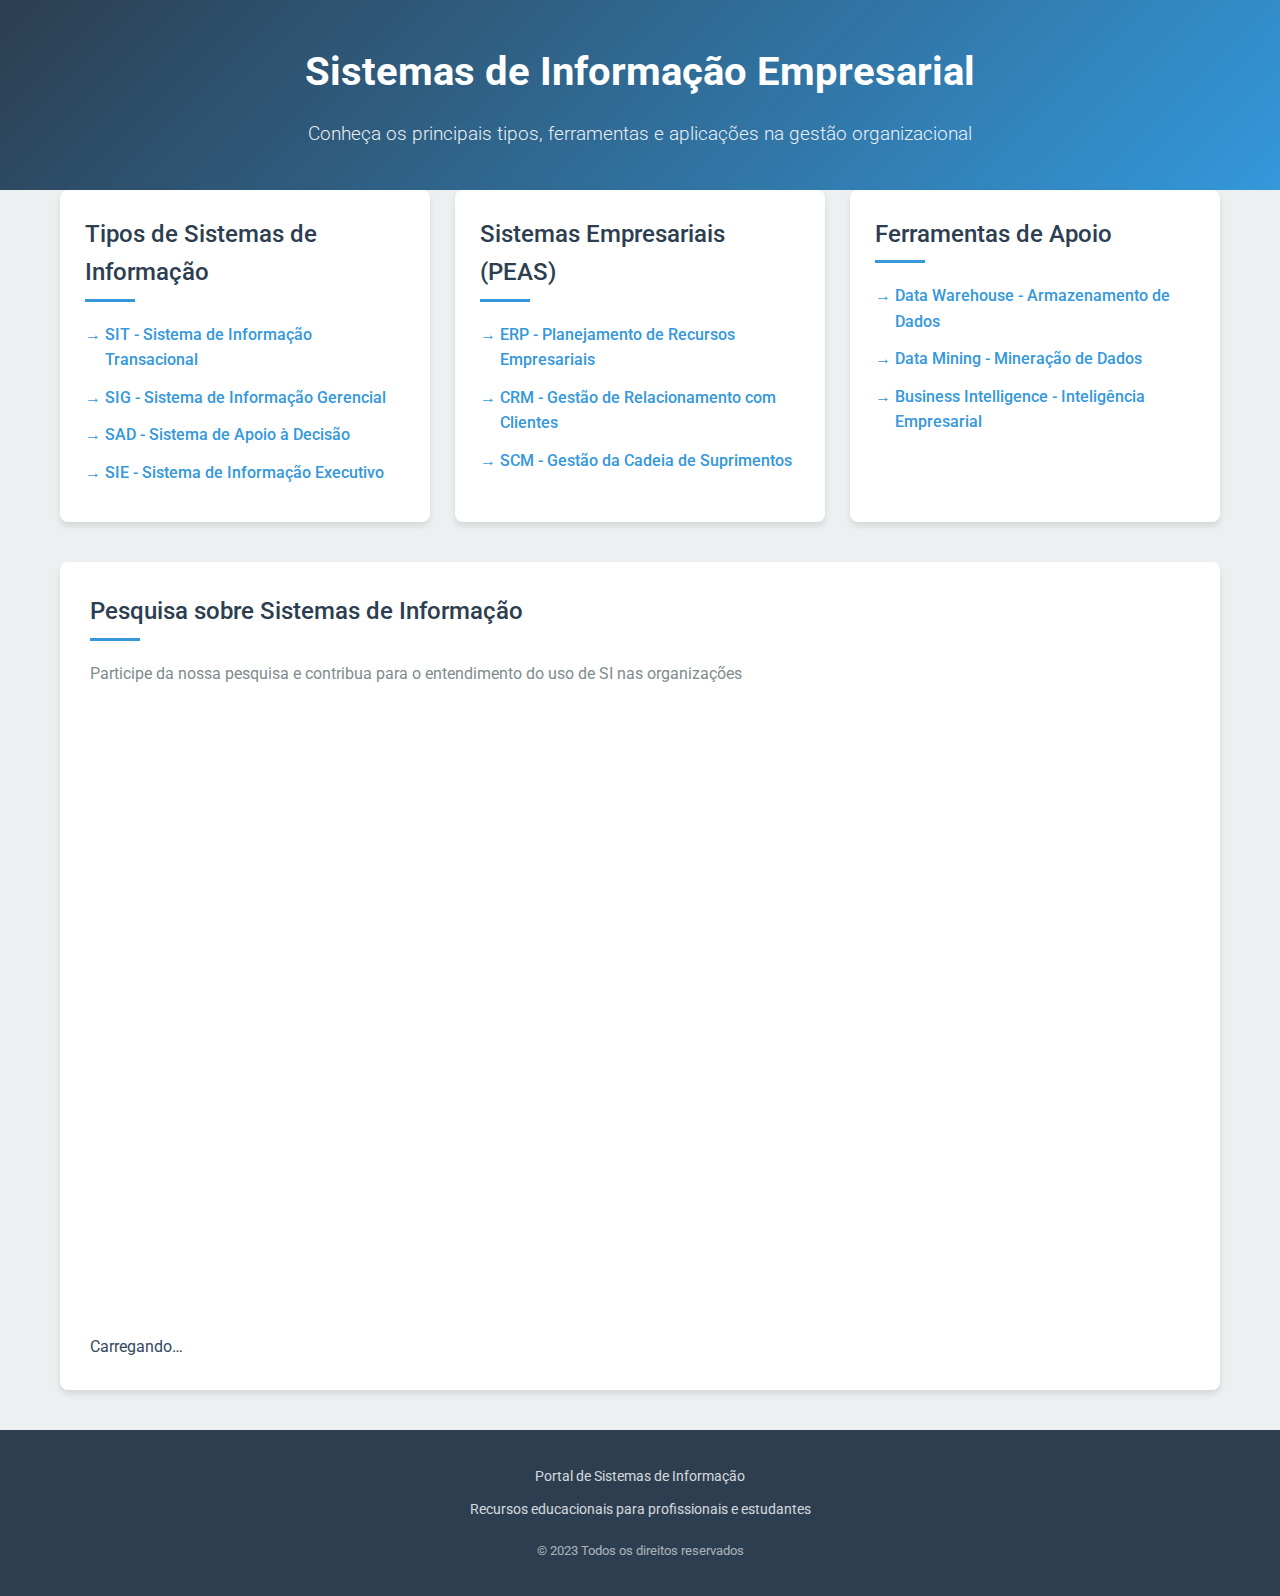
<file: tipos_sistemas/index.html>
<!DOCTYPE html>
<html lang="pt-BR">
<head>
  <meta charset="UTF-8">
  <meta name="viewport" content="width=device-width, initial-scale=1.0">
  <meta name="description" content="Portal completo sobre Sistemas de Informação - Tipos, Sistemas Empresariais e Ferramentas de Apoio">
  <title>Portal de Sistemas de Informação | Guia Completo</title>
  <link rel="preconnect" href="https://fonts.googleapis.com">
  <link rel="preconnect" href="https://fonts.gstatic.com" crossorigin>
  <link href="https://fonts.googleapis.com/css2?family=Roboto:wght@300;400;500;700&display=swap" rel="stylesheet">
  <style>
    :root {
      --cor-primaria: #2c3e50;
      --cor-secundaria: #ecf0f1;
      --cor-destaque: #3498db;
      --cor-texto: #34495e;
      --cor-texto-claro: #7f8c8d;
      --sombra: 0 4px 6px rgba(0, 0, 0, 0.1);
      --borda-radius: 8px;
    }

    * {
      box-sizing: border-box;
    }

    body {
      margin: 0;
      font-family: 'Roboto', sans-serif;
      line-height: 1.6;
      background-color: var(--cor-secundaria);
      color: var(--cor-texto);
    }

    .container {
      max-width: 1200px;
      margin: 0 auto;
      padding: 0 20px;
    }

    header {
      background-color: var(--cor-primaria);
      color: white;
      padding: 40px 0;
      text-align: center;
      background-image: linear-gradient(135deg, var(--cor-primaria) 0%, #3498db 100%);
    }

    .header-content {
      max-width: 800px;
      margin: 0 auto;
    }

    header h1 {
      margin: 0 0 15px 0;
      font-size: 2.5em;
      font-weight: 700;
    }

    header p {
      margin: 0;
      font-size: 1.2em;
      font-weight: 300;
      opacity: 0.9;
    }

    main {
      padding: 40px 0;
    }

    .grid {
      display: grid;
      grid-template-columns: repeat(auto-fill, minmax(350px, 1fr));
      gap: 25px;
      margin-bottom: 40px;
    }

    .card {
      background: white;
      padding: 25px;
      border-radius: var(--borda-radius);
      box-shadow: var(--sombra);
      transition: transform 0.3s ease, box-shadow 0.3s ease;
    }

    .card:hover {
      transform: translateY(-5px);
      box-shadow: 0 10px 20px rgba(0, 0, 0, 0.1);
    }

    h2 {
      color: var(--cor-primaria);
      margin-top: 0;
      margin-bottom: 20px;
      font-weight: 500;
      position: relative;
      padding-bottom: 10px;
    }

    h2::after {
      content: '';
      position: absolute;
      left: 0;
      bottom: 0;
      width: 50px;
      height: 3px;
      background-color: var(--cor-destaque);
    }

    ul {
      list-style-type: none;
      padding-left: 0;
      margin: 0;
    }

    ul li {
      margin-bottom: 12px;
      padding-left: 20px;
      position: relative;
    }

    ul li::before {
      content: '→';
      position: absolute;
      left: 0;
      color: var(--cor-destaque);
    }

    a {
      color: var(--cor-destaque);
      text-decoration: none;
      font-weight: 500;
      transition: color 0.3s ease;
    }

    a:hover {
      color: var(--cor-primaria);
      text-decoration: underline;
    }

    .form-section {
      background: white;
      padding: 30px;
      border-radius: var(--borda-radius);
      box-shadow: var(--sombra);
      margin-top: 40px;
    }

    .form-section p {
      color: var(--cor-texto-claro);
      margin-bottom: 20px;
    }

    iframe {
      width: 100%;
      height: 600px;
      border: none;
      border-radius: var(--borda-radius);
      margin-top: 20px;
    }

    footer {
      background-color: var(--cor-primaria);
      color: white;
      text-align: center;
      padding: 30px 0;
      margin-top: 40px;
    }

    .footer-content {
      display: flex;
      flex-direction: column;
      align-items: center;
    }

    footer p {
      margin: 5px 0;
      opacity: 0.8;
      font-size: 0.9em;
    }

    .copyright {
      margin-top: 15px;
      font-size: 0.8em;
      opacity: 0.6;
    }

    @media (max-width: 768px) {
      .grid {
        grid-template-columns: 1fr;
      }
      
      header h1 {
        font-size: 2em;
      }
      
      header p {
        font-size: 1em;
      }
    }
  </style>
</head>
<body>

  <header>
    <div class="header-content">
      <h1>Sistemas de Informação Empresarial</h1>
      <p>Conheça os principais tipos, ferramentas e aplicações na gestão organizacional</p>
    </div>
  </header>

  <main class="container">
    <div class="grid">
      <section class="card">
        <h2>Tipos de Sistemas de Informação</h2>
        <ul>
          <li><a href="sit-vendas.html" target="_blank">SIT - Sistema de Informação Transacional</a></li>
          <li><a href="sig-relatorios.html" target="_blank">SIG - Sistema de Informação Gerencial</a></li>
          <li><a href="sad-bi.html" target="_blank">SAD - Sistema de Apoio à Decisão</a></li>
          <li><a href="sie-dashboard.html" target="_blank">SIE - Sistema de Informação Executivo</a></li>
        </ul>
      </section>

      <section class="card">
        <h2>Sistemas Empresariais (PEAS)</h2>
        <ul>
          <li><a href="erp-sistemas.html" target="_blank">ERP - Planejamento de Recursos Empresariais</a></li>
          <li><a href="crm-clientes.html" target="_blank">CRM - Gestão de Relacionamento com Clientes</a></li>
          <li><a href="scm-suprimentos.html" target="_blank">SCM - Gestão da Cadeia de Suprimentos</a></li>
        </ul>
      </section>

      <section class="card">
        <h2>Ferramentas de Apoio</h2>
        <ul>
          <li><a href="data-warehouse.html" target="_blank">Data Warehouse - Armazenamento de Dados</a></li>
          <li><a href="data-mining.html" target="_blank">Data Mining - Mineração de Dados</a></li>
          <li><a href="business-intelligence.html" target="_blank">Business Intelligence - Inteligência Empresarial</a></li>
        </ul>
      </section>
    </div>

    <section class="form-section">
      <h2>Pesquisa sobre Sistemas de Informação</h2>
      <p>Participe da nossa pesquisa e contribua para o entendimento do uso de SI nas organizações</p>
      <iframe src="https://docs.google.com/forms/d/e/1FAIpQLSdkXxlCwdACugEdBh2t7eB758IobES6w27B3wSlpLbE6UtlyA/viewform?embedded=true" width="640" height="1781" frameborder="0" marginheight="0" marginwidth="0">Carregando…</iframe title="Formulário de Pesquisa sobre Sistemas de Informação">Carregando…</iframe>
    </section>
  </main>

  <footer>
    <div class="footer-content">
      <p>Portal de Sistemas de Informação</p>
      <p>Recursos educacionais para profissionais e estudantes</p>
      <p class="copyright">© 2023 Todos os direitos reservados</p>
    </div>
  </footer>

</body>
</html>
</file>
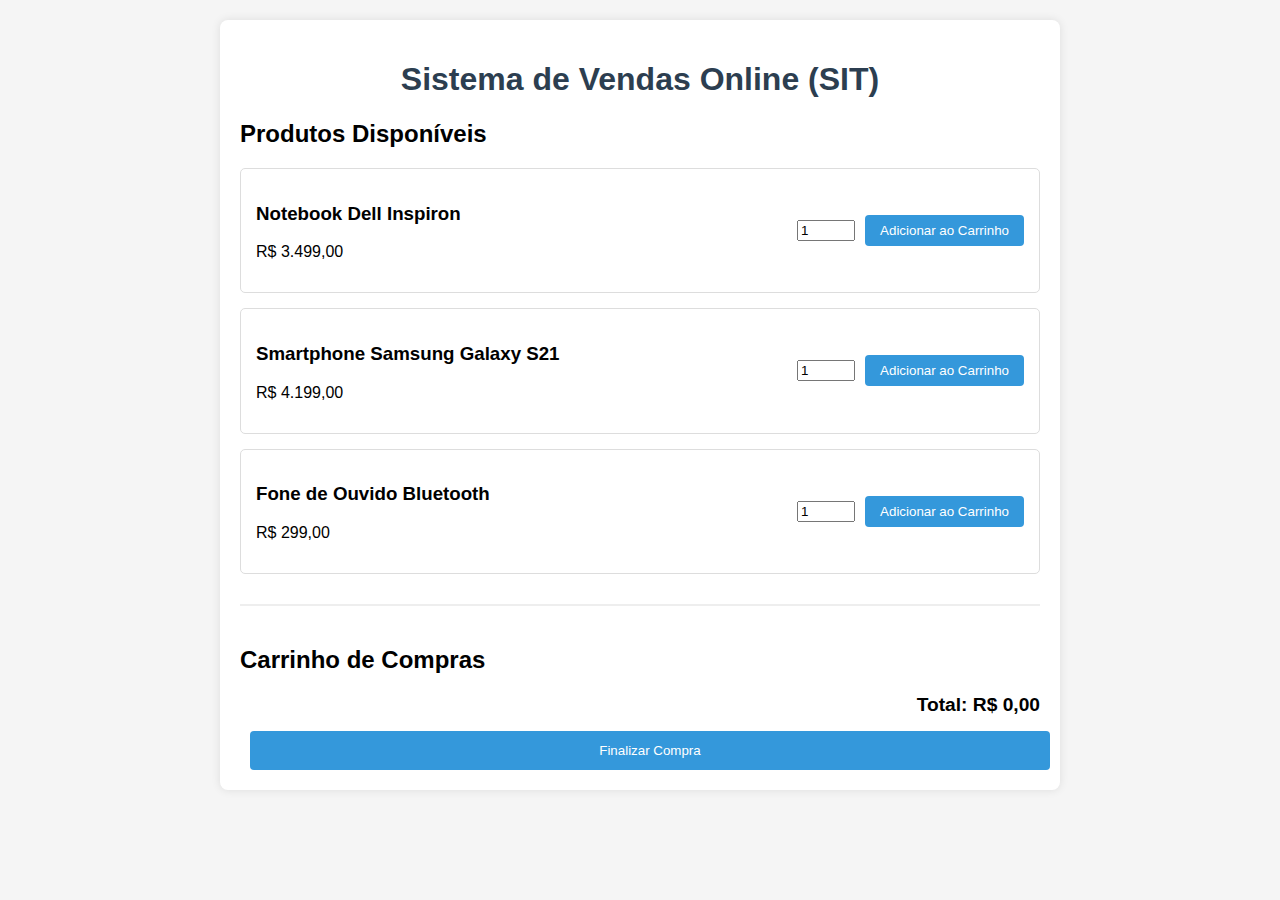
<file: tipos_sistemas/sit-vendas.html>
<!DOCTYPE html>
<html lang="pt-br">
<head>
    <meta charset="UTF-8">
    <meta name="viewport" content="width=device-width, initial-scale=1.0">
    <title>SIT - Sistema de Vendas Online</title>
    <style>
        body {
            font-family: Arial, sans-serif;
            margin: 0;
            padding: 20px;
            background-color: #f5f5f5;
        }
        .container {
            max-width: 800px;
            margin: 0 auto;
            background: white;
            padding: 20px;
            border-radius: 8px;
            box-shadow: 0 0 10px rgba(0,0,0,0.1);
        }
        h1 {
            color: #2c3e50;
            text-align: center;
        }
        .product {
            border: 1px solid #ddd;
            padding: 15px;
            margin-bottom: 15px;
            border-radius: 5px;
            display: flex;
            justify-content: space-between;
            align-items: center;
        }
        .product-info {
            flex: 1;
        }
        .product-actions {
            display: flex;
            align-items: center;
        }
        button {
            background-color: #3498db;
            color: white;
            border: none;
            padding: 8px 15px;
            border-radius: 4px;
            cursor: pointer;
            margin-left: 10px;
        }
        button:hover {
            background-color: #2980b9;
        }
        .cart {
            margin-top: 30px;
            border-top: 2px solid #eee;
            padding-top: 20px;
        }
        .cart-item {
            display: flex;
            justify-content: space-between;
            margin-bottom: 10px;
        }
        .total {
            font-weight: bold;
            font-size: 1.2em;
            margin-top: 10px;
            text-align: right;
        }
    </style>
</head>
<body>
    <div class="container">
        <h1>Sistema de Vendas Online (SIT)</h1>
        
        <h2>Produtos Disponíveis</h2>
        
        <div class="product">
            <div class="product-info">
                <h3>Notebook Dell Inspiron</h3>
                <p>R$ 3.499,00</p>
            </div>
            <div class="product-actions">
                <input type="number" id="qty-1" min="1" value="1" style="width: 50px;">
                <button onclick="addToCart(1, 'Notebook Dell Inspiron', 3499)">Adicionar ao Carrinho</button>
            </div>
        </div>
        
        <div class="product">
            <div class="product-info">
                <h3>Smartphone Samsung Galaxy S21</h3>
                <p>R$ 4.199,00</p>
            </div>
            <div class="product-actions">
                <input type="number" id="qty-2" min="1" value="1" style="width: 50px;">
                <button onclick="addToCart(2, 'Smartphone Samsung Galaxy S21', 4199)">Adicionar ao Carrinho</button>
            </div>
        </div>
        
        <div class="product">
            <div class="product-info">
                <h3>Fone de Ouvido Bluetooth</h3>
                <p>R$ 299,00</p>
            </div>
            <div class="product-actions">
                <input type="number" id="qty-3" min="1" value="1" style="width: 50px;">
                <button onclick="addToCart(3, 'Fone de Ouvido Bluetooth', 299)">Adicionar ao Carrinho</button>
            </div>
        </div>
        
        <div class="cart">
            <h2>Carrinho de Compras</h2>
            <div id="cart-items"></div>
            <div class="total">Total: R$ <span id="cart-total">0,00</span></div>
            <button onclick="checkout()" style="margin-top: 15px; width: 100%; padding: 12px;">Finalizar Compra</button>
        </div>
    </div>

    <script>
        let cart = [];
        
        function addToCart(id, name, price) {
            const quantity = parseInt(document.getElementById(`qty-${id}`).value);
            const existingItem = cart.find(item => item.id === id);
            
            if (existingItem) {
                existingItem.quantity += quantity;
            } else {
                cart.push({ id, name, price, quantity });
            }
            
            updateCart();
        }
        
        function updateCart() {
            const cartItemsElement = document.getElementById('cart-items');
            cartItemsElement.innerHTML = '';
            
            let total = 0;
            
            cart.forEach(item => {
                const itemTotal = item.price * item.quantity;
                total += itemTotal;
                
                const itemElement = document.createElement('div');
                itemElement.className = 'cart-item';
                itemElement.innerHTML = `
                    <span>${item.name} (${item.quantity}x)</span>
                    <span>R$ ${itemTotal.toFixed(2)}</span>
                `;
                
                cartItemsElement.appendChild(itemElement);
            });
            
            document.getElementById('cart-total').textContent = total.toFixed(2);
            
            // Salvar carrinho no localStorage
            localStorage.setItem('cart', JSON.stringify(cart));
        }
        
        function checkout() {
            if (cart.length === 0) {
                alert('Seu carrinho está vazio!');
                return;
            }
            
            alert(`Compra finalizada com sucesso! Total: R$ ${document.getElementById('cart-total').textContent}`);
            
            // Simular envio para o servidor
            console.log('Dados da compra enviados:', cart);
            
            // Limpar carrinho
            cart = [];
            updateCart();
            localStorage.removeItem('cart');
        }
        
        // Carregar carrinho do localStorage ao iniciar
        window.onload = function() {
            const savedCart = localStorage.getItem('cart');
            if (savedCart) {
                cart = JSON.parse(savedCart);
                updateCart();
            }
        };
    </script>
</body>
</html>
</file>
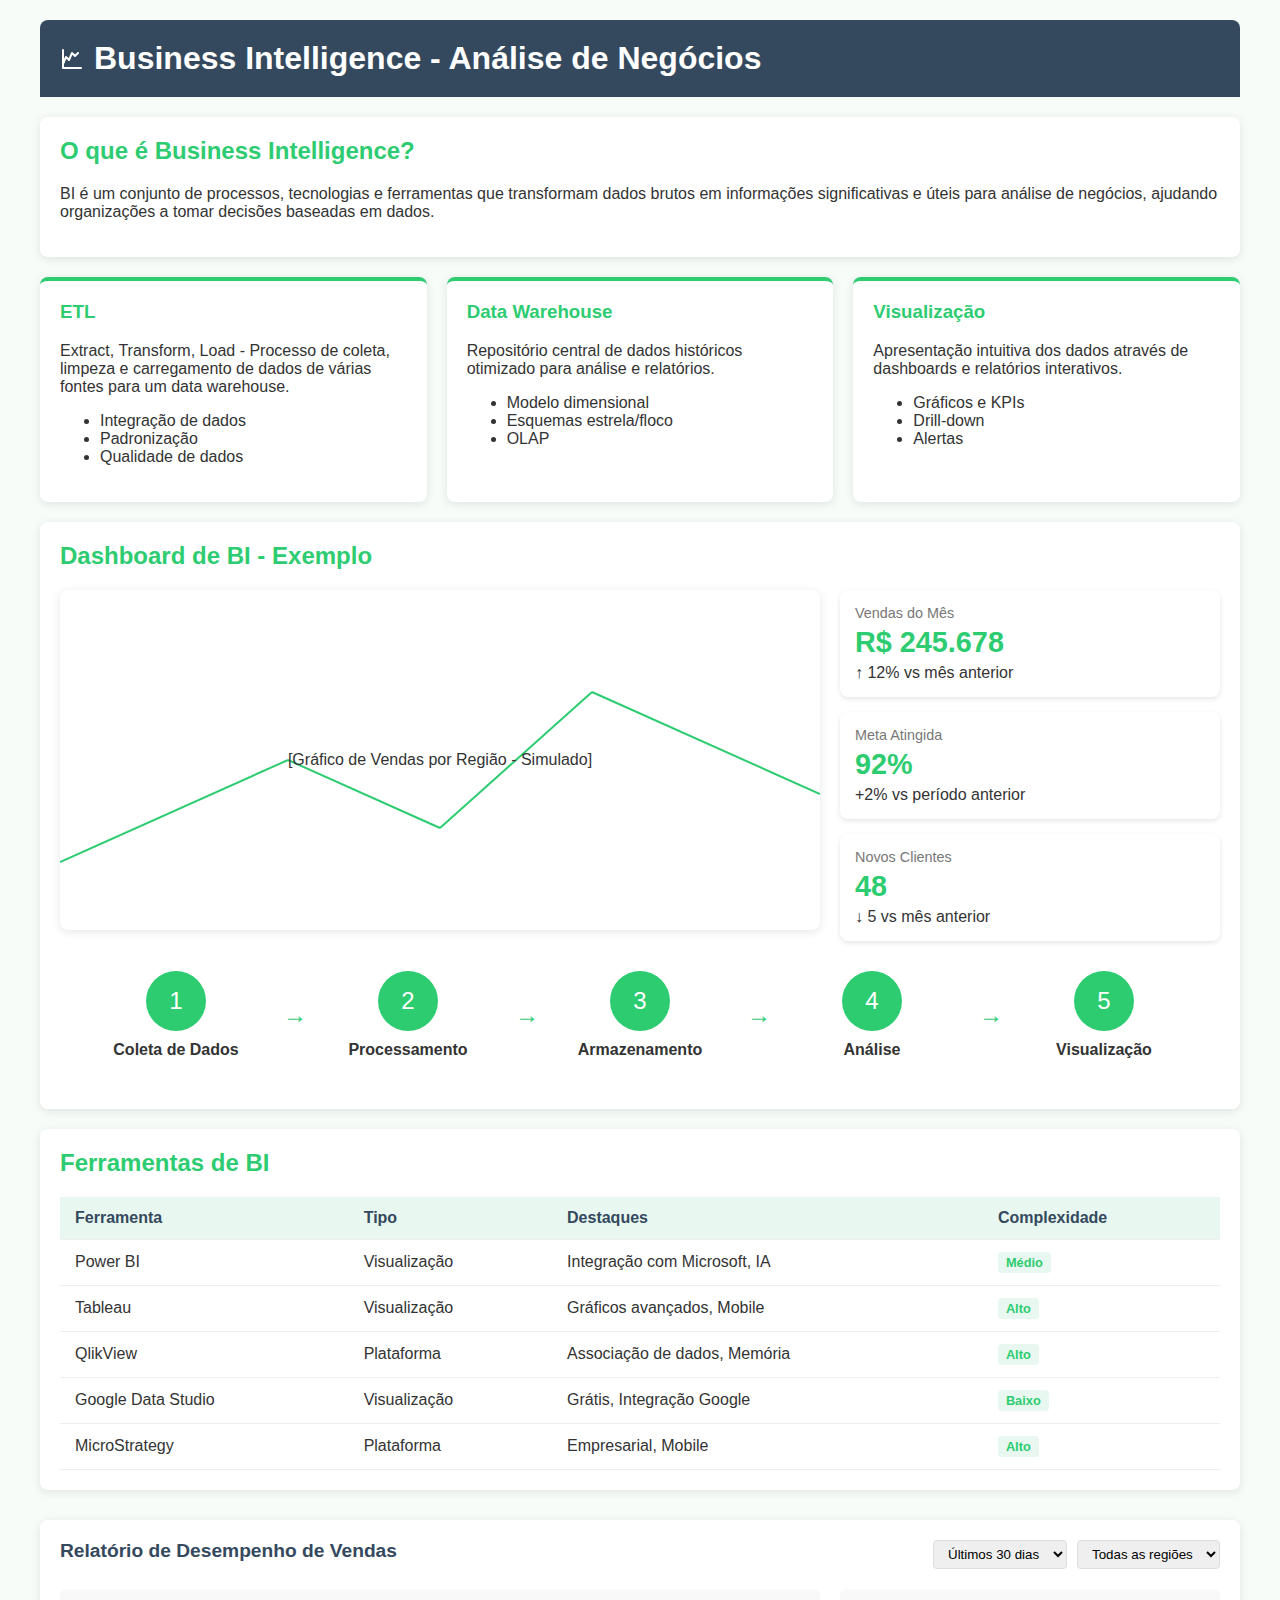
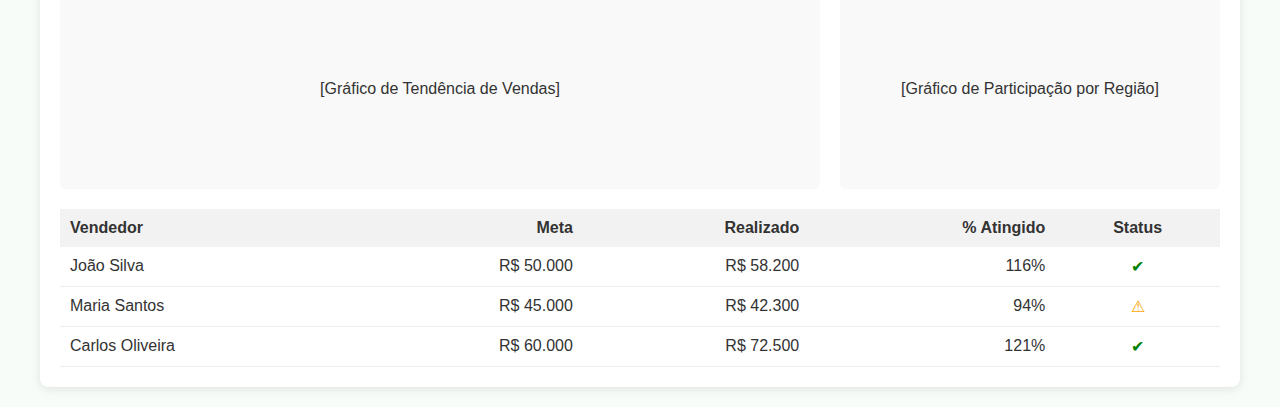
<file: tipos_sistemas/ferramentas_apoio/business-intelligence.html>
<!DOCTYPE html>
<html lang="pt-br">
<head>
    <meta charset="UTF-8">
    <meta name="viewport" content="width=device-width, initial-scale=1.0">
    <title>Business Intelligence - Análise de Negócios</title>
    <style>
        :root {
            --primary: #2ecc71;
            --secondary: #27ae60;
            --dark: #34495e;
            --light: #e8f8f0;
        }
        body {
            font-family: 'Segoe UI', Tahoma, Geneva, Verdana, sans-serif;
            margin: 0;
            padding: 0;
            background-color: #f8fcf9;
            color: #333;
        }
        .container {
            max-width: 1200px;
            margin: 0 auto;
            padding: 20px;
        }
        header {
            background-color: var(--dark);
            color: white;
            padding: 20px;
            border-radius: 8px 8px 0 0;
            margin-bottom: 20px;
        }
        h1 {
            margin: 0;
            display: flex;
            align-items: center;
            gap: 10px;
        }
        .bi-components {
            display: grid;
            grid-template-columns: repeat(3, 1fr);
            gap: 20px;
            margin-bottom: 20px;
        }
        .component-card {
            background-color: white;
            border-radius: 8px;
            padding: 20px;
            box-shadow: 0 2px 10px rgba(0,0,0,0.1);
            border-top: 4px solid var(--primary);
        }
        .component-card h3 {
            margin-top: 0;
            color: var(--primary);
        }
        .dashboard-preview {
            display: grid;
            grid-template-columns: 2fr 1fr;
            gap: 20px;
            margin-bottom: 20px;
        }
        .main-chart {
            background-color: white;
            border-radius: 8px;
            padding: 20px;
            box-shadow: 0 2px 10px rgba(0,0,0,0.1);
            height: 300px;
            display: flex;
            align-items: center;
            justify-content: center;
            background-image: url('data:image/svg+xml;utf8,<svg xmlns="http://www.w3.org/2000/svg" width="100%" height="100%"><line x1="0" y1="80%" x2="30%" y2="50%" stroke="%232ecc71" stroke-width="2"/><line x1="30%" y1="50%" x2="50%" y2="70%" stroke="%232ecc71" stroke-width="2"/><line x1="50%" y1="70%" x2="70%" y2="30%" stroke="%232ecc71" stroke-width="2"/><line x1="70%" y1="30%" x2="100%" y2="60%" stroke="%232ecc71" stroke-width="2"/></svg>');
            background-repeat: no-repeat;
        }
        .kpi-cards {
            display: flex;
            flex-direction: column;
            gap: 15px;
        }
        .kpi-card {
            background-color: white;
            border-radius: 8px;
            padding: 15px;
            box-shadow: 0 2px 5px rgba(0,0,0,0.1);
            flex: 1;
        }
        .kpi-value {
            font-size: 1.8em;
            font-weight: bold;
            color: var(--primary);
            margin: 5px 0;
        }
        .kpi-label {
            font-size: 0.9em;
            color: #777;
        }
        .tools-table {
            width: 100%;
            border-collapse: collapse;
            margin-top: 20px;
        }
        .tools-table th, .tools-table td {
            padding: 12px 15px;
            text-align: left;
            border-bottom: 1px solid #eee;
        }
        .tools-table th {
            background-color: var(--light);
            color: var(--dark);
        }
        .tools-table tr:hover {
            background-color: #f9f9f9;
        }
        .badge {
            display: inline-block;
            padding: 3px 8px;
            border-radius: 4px;
            font-size: 0.8em;
            font-weight: bold;
        }
        .badge-primary {
            background-color: var(--light);
            color: var(--primary);
        }
        .workflow {
            display: flex;
            justify-content: space-between;
            margin: 30px 0;
            position: relative;
        }
        .workflow-step {
            text-align: center;
            flex: 1;
            position: relative;
        }
        .workflow-step:not(:last-child)::after {
            content: '→';
            position: absolute;
            right: -15px;
            top: 50%;
            transform: translateY(-50%);
            color: var(--primary);
            font-size: 1.5em;
        }
        .step-icon {
            width: 60px;
            height: 60px;
            background-color: var(--primary);
            color: white;
            border-radius: 50%;
            display: flex;
            align-items: center;
            justify-content: center;
            margin: 0 auto 10px;
            font-size: 1.5em;
        }
        .step-name {
            font-weight: bold;
        }
        .report-example {
            background-color: white;
            border-radius: 8px;
            padding: 20px;
            margin-top: 30px;
            box-shadow: 0 2px 10px rgba(0,0,0,0.1);
        }
        .report-header {
            display: flex;
            justify-content: space-between;
            margin-bottom: 20px;
        }
        .report-title {
            font-weight: bold;
            font-size: 1.2em;
            color: var(--dark);
        }
        .report-filters {
            display: flex;
            gap: 10px;
        }
        select {
            padding: 5px 10px;
            border: 1px solid #ddd;
            border-radius: 4px;
        }
    </style>
</head>
<body>
    <div class="container">
        <header>
            <h1>
                <svg width="24" height="24" viewBox="0 0 24 24" fill="none" xmlns="http://www.w3.org/2000/svg">
                    <path d="M3 3V21H21" stroke="currentColor" stroke-width="2" stroke-linecap="round" stroke-linejoin="round"/>
                    <path d="M18 6L15 9L12 6L9 13L6 10L3 17" stroke="currentColor" stroke-width="2" stroke-linecap="round" stroke-linejoin="round"/>
                </svg>
                Business Intelligence - Análise de Negócios
            </h1>
        </header>
        
        <div class="card" style="background-color: white; border-radius: 8px; padding: 20px; box-shadow: 0 2px 10px rgba(0,0,0,0.1); margin-bottom: 20px;">
            <h2 style="margin-top: 0; color: var(--primary);">O que é Business Intelligence?</h2>
            <p>BI é um conjunto de processos, tecnologias e ferramentas que transformam dados brutos em informações significativas e úteis para análise de negócios, ajudando organizações a tomar decisões baseadas em dados.</p>
        </div>
        
        <div class="bi-components">
            <div class="component-card">
                <h3>ETL</h3>
                <p>Extract, Transform, Load - Processo de coleta, limpeza e carregamento de dados de várias fontes para um data warehouse.</p>
                <ul>
                    <li>Integração de dados</li>
                    <li>Padronização</li>
                    <li>Qualidade de dados</li>
                </ul>
            </div>
            
            <div class="component-card">
                <h3>Data Warehouse</h3>
                <p>Repositório central de dados históricos otimizado para análise e relatórios.</p>
                <ul>
                    <li>Modelo dimensional</li>
                    <li>Esquemas estrela/floco</li>
                    <li>OLAP</li>
                </ul>
            </div>
            
            <div class="component-card">
                <h3>Visualização</h3>
                <p>Apresentação intuitiva dos dados através de dashboards e relatórios interativos.</p>
                <ul>
                    <li>Gráficos e KPIs</li>
                    <li>Drill-down</li>
                    <li>Alertas</li>
                </ul>
            </div>
        </div>
        
        <div class="card" style="background-color: white; border-radius: 8px; padding: 20px; box-shadow: 0 2px 10px rgba(0,0,0,0.1);">
            <h2 style="margin-top: 0; color: var(--primary);">Dashboard de BI - Exemplo</h2>
            
            <div class="dashboard-preview">
                <div class="main-chart">
                    [Gráfico de Vendas por Região - Simulado]
                </div>
                <div class="kpi-cards">
                    <div class="kpi-card">
                        <div class="kpi-label">Vendas do Mês</div>
                        <div class="kpi-value">R$ 245.678</div>
                        <div>↑ 12% vs mês anterior</div>
                    </div>
                    <div class="kpi-card">
                        <div class="kpi-label">Meta Atingida</div>
                        <div class="kpi-value">92%</div>
                        <div>+2% vs período anterior</div>
                    </div>
                    <div class="kpi-card">
                        <div class="kpi-label">Novos Clientes</div>
                        <div class="kpi-value">48</div>
                        <div>↓ 5 vs mês anterior</div>
                    </div>
                </div>
            </div>
            
            <div class="workflow">
                <div class="workflow-step">
                    <div class="step-icon">1</div>
                    <div class="step-name">Coleta de Dados</div>
                </div>
                <div class="workflow-step">
                    <div class="step-icon">2</div>
                    <div class="step-name">Processamento</div>
                </div>
                <div class="workflow-step">
                    <div class="step-icon">3</div>
                    <div class="step-name">Armazenamento</div>
                </div>
                <div class="workflow-step">
                    <div class="step-icon">4</div>
                    <div class="step-name">Análise</div>
                </div>
                <div class="workflow-step">
                    <div class="step-icon">5</div>
                    <div class="step-name">Visualização</div>
                </div>
            </div>
        </div>
        
        <div class="card" style="background-color: white; border-radius: 8px; padding: 20px; box-shadow: 0 2px 10px rgba(0,0,0,0.1); margin-top: 20px;">
            <h2 style="margin-top: 0; color: var(--primary);">Ferramentas de BI</h2>
            
            <table class="tools-table">
                <thead>
                    <tr>
                        <th>Ferramenta</th>
                        <th>Tipo</th>
                        <th>Destaques</th>
                        <th>Complexidade</th>
                    </tr>
                </thead>
                <tbody>
                    <tr>
                        <td>Power BI</td>
                        <td>Visualização</td>
                        <td>Integração com Microsoft, IA</td>
                        <td><span class="badge badge-primary">Médio</span></td>
                    </tr>
                    <tr>
                        <td>Tableau</td>
                        <td>Visualização</td>
                        <td>Gráficos avançados, Mobile</td>
                        <td><span class="badge badge-primary">Alto</span></td>
                    </tr>
                    <tr>
                        <td>QlikView</td>
                        <td>Plataforma</td>
                        <td>Associação de dados, Memória</td>
                        <td><span class="badge badge-primary">Alto</span></td>
                    </tr>
                    <tr>
                        <td>Google Data Studio</td>
                        <td>Visualização</td>
                        <td>Grátis, Integração Google</td>
                        <td><span class="badge badge-primary">Baixo</span></td>
                    </tr>
                    <tr>
                        <td>MicroStrategy</td>
                        <td>Plataforma</td>
                        <td>Empresarial, Mobile</td>
                        <td><span class="badge badge-primary">Alto</span></td>
                    </tr>
                </tbody>
            </table>
        </div>
        
        <div class="report-example">
            <div class="report-header">
                <div class="report-title">Relatório de Desempenho de Vendas</div>
                <div class="report-filters">
                    <select>
                        <option>Últimos 30 dias</option>
                        <option>Últimos 90 dias</option>
                        <option>Este ano</option>
                    </select>
                    <select>
                        <option>Todas as regiões</option>
                        <option>Sudeste</option>
                        <option>Sul</option>
                        <option>Nordeste</option>
                    </select>
                </div>
            </div>
            
            <div style="display: grid; grid-template-columns: 2fr 1fr; gap: 20px; margin-bottom: 20px;">
                <div style="background-color: #f9f9f9; height: 200px; display: flex; align-items: center; justify-content: center; border-radius: 6px;">
                    [Gráfico de Tendência de Vendas]
                </div>
                <div style="background-color: #f9f9f9; height: 200px; display: flex; align-items: center; justify-content: center; border-radius: 6px;">
                    [Gráfico de Participação por Região]
                </div>
            </div>
            
            <table style="width: 100%; border-collapse: collapse;">
                <thead>
                    <tr style="background-color: #f2f2f2;">
                        <th style="padding: 10px; text-align: left;">Vendedor</th>
                        <th style="padding: 10px; text-align: right;">Meta</th>
                        <th style="padding: 10px; text-align: right;">Realizado</th>
                        <th style="padding: 10px; text-align: right;">% Atingido</th>
                        <th style="padding: 10px; text-align: center;">Status</th>
                    </tr>
                </thead>
                <tbody>
                    <tr>
                        <td style="padding: 10px; border-bottom: 1px solid #eee;">João Silva</td>
                        <td style="padding: 10px; border-bottom: 1px solid #eee; text-align: right;">R$ 50.000</td>
                        <td style="padding: 10px; border-bottom: 1px solid #eee; text-align: right;">R$ 58.200</td>
                        <td style="padding: 10px; border-bottom: 1px solid #eee; text-align: right;">116%</td>
                        <td style="padding: 10px; border-bottom: 1px solid #eee; text-align: center; color: green;">✔</td>
                    </tr>
                    <tr>
                        <td style="padding: 10px; border-bottom: 1px solid #eee;">Maria Santos</td>
                        <td style="padding: 10px; border-bottom: 1px solid #eee; text-align: right;">R$ 45.000</td>
                        <td style="padding: 10px; border-bottom: 1px solid #eee; text-align: right;">R$ 42.300</td>
                        <td style="padding: 10px; border-bottom: 1px solid #eee; text-align: right;">94%</td>
                        <td style="padding: 10px; border-bottom: 1px solid #eee; text-align: center; color: orange;">⚠</td>
                    </tr>
                    <tr>
                        <td style="padding: 10px; border-bottom: 1px solid #eee;">Carlos Oliveira</td>
                        <td style="padding: 10px; border-bottom: 1px solid #eee; text-align: right;">R$ 60.000</td>
                        <td style="padding: 10px; border-bottom: 1px solid #eee; text-align: right;">R$ 72.500</td>
                        <td style="padding: 10px; border-bottom: 1px solid #eee; text-align: right;">121%</td>
                        <td style="padding: 10px; border-bottom: 1px solid #eee; text-align: center; color: green;">✔</td>
                    </tr>
                </tbody>
            </table>
        </div>
    </div>
</body>
</html>
</file>
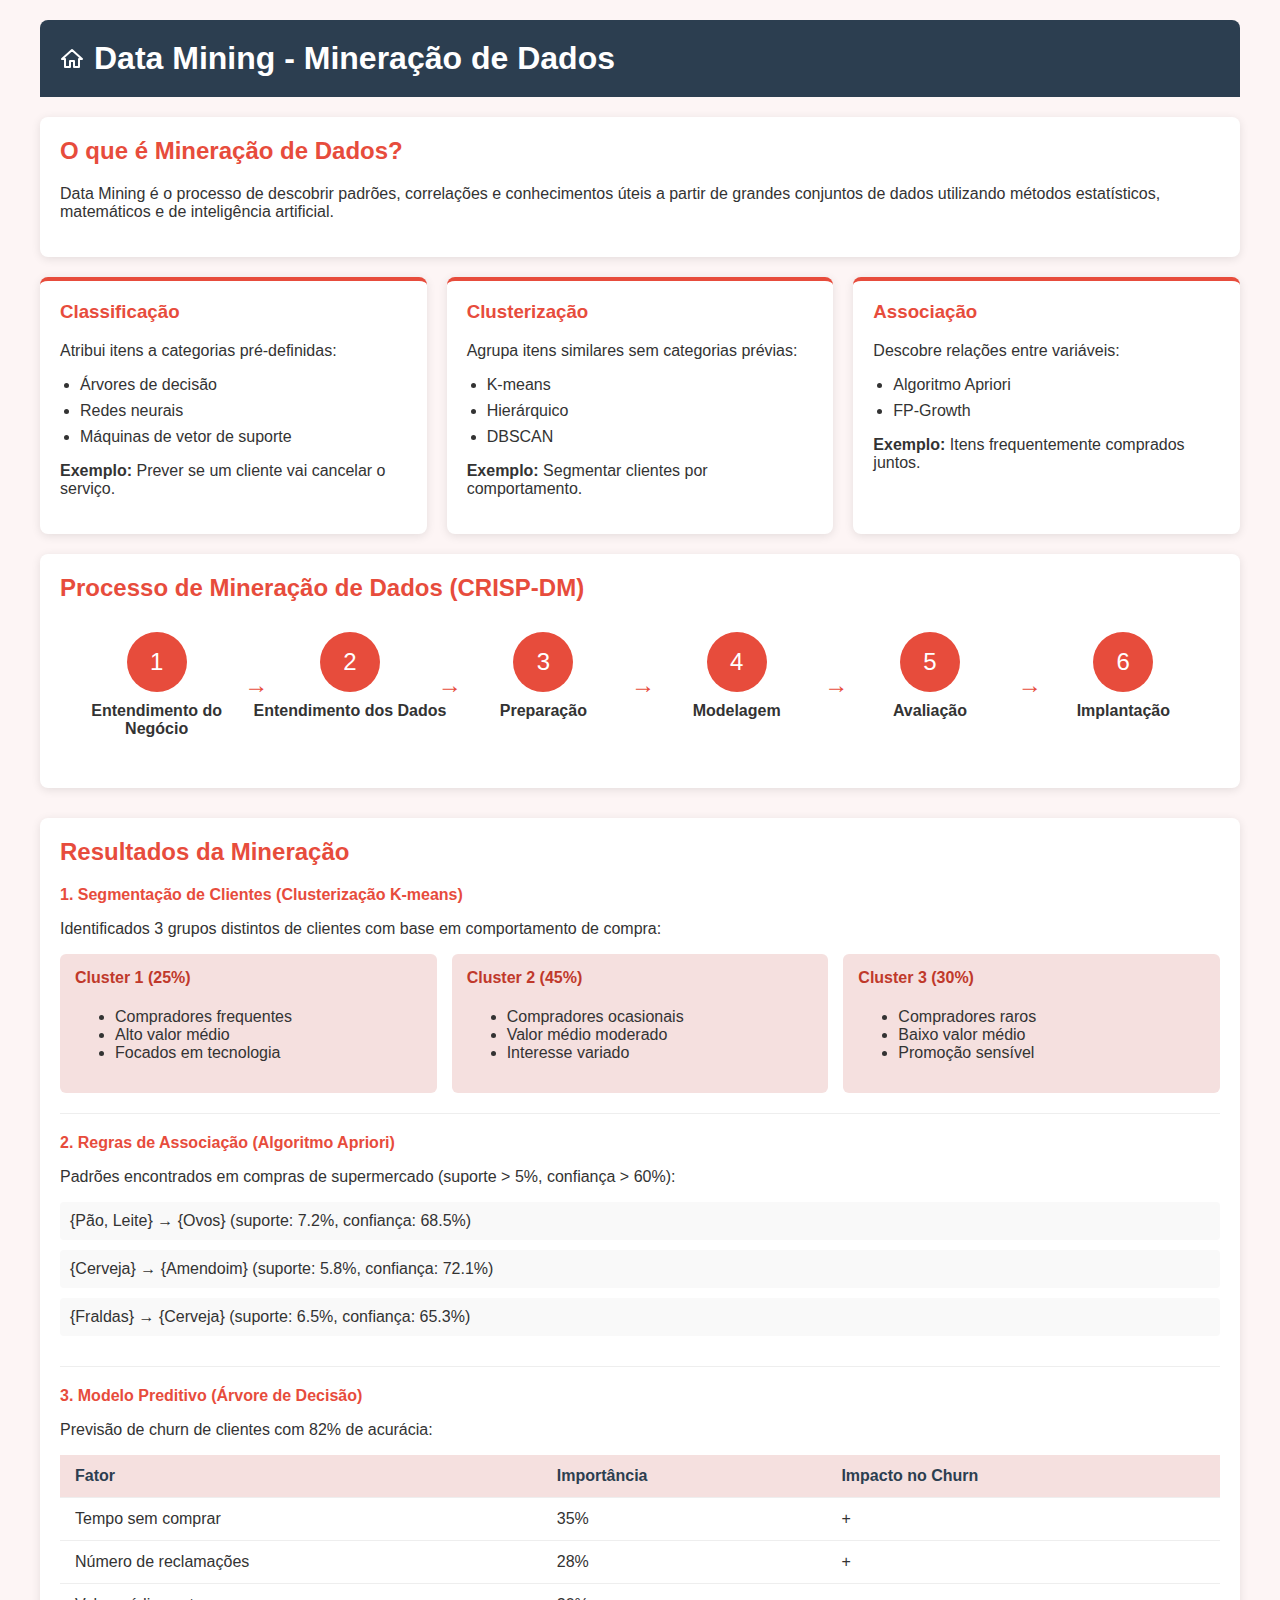
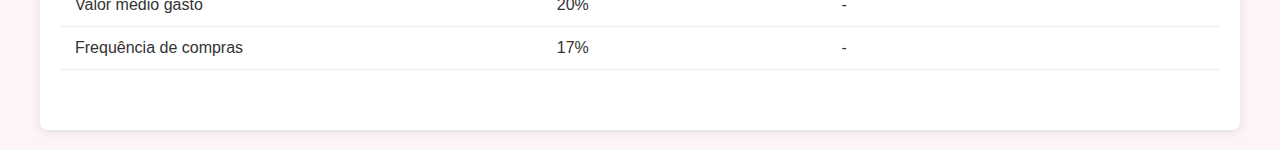
<file: tipos_sistemas/ferramentas_apoio/data-mining.html>
<!DOCTYPE html>
<html lang="pt-br">
<head>
    <meta charset="UTF-8">
    <meta name="viewport" content="width=device-width, initial-scale=1.0">
    <title>Data Mining - Mineração de Dados</title>
    <style>
        :root {
            --primary: #e74c3c;
            --secondary: #c0392b;
            --dark: #2c3e50;
            --light: #f5e0df;
        }
        body {
            font-family: 'Segoe UI', Tahoma, Geneva, Verdana, sans-serif;
            margin: 0;
            padding: 0;
            background-color: #fdf5f5;
            color: #333;
        }
        .container {
            max-width: 1200px;
            margin: 0 auto;
            padding: 20px;
        }
        header {
            background-color: var(--dark);
            color: white;
            padding: 20px;
            border-radius: 8px 8px 0 0;
            margin-bottom: 20px;
        }
        h1 {
            margin: 0;
            display: flex;
            align-items: center;
            gap: 10px;
        }
        .mining-methods {
            display: grid;
            grid-template-columns: repeat(3, 1fr);
            gap: 20px;
            margin-bottom: 20px;
        }
        .method-card {
            background-color: white;
            border-radius: 8px;
            padding: 20px;
            box-shadow: 0 2px 10px rgba(0,0,0,0.1);
            border-top: 4px solid var(--primary);
        }
        .method-card h3 {
            margin-top: 0;
            color: var(--primary);
        }
        .method-card ul {
            padding-left: 20px;
        }
        .method-card li {
            margin-bottom: 8px;
        }
        .process-steps {
            display: flex;
            justify-content: space-between;
            margin: 30px 0;
            position: relative;
        }
        .process-step {
            text-align: center;
            flex: 1;
            position: relative;
        }
        .process-step:not(:last-child)::after {
            content: '→';
            position: absolute;
            right: -15px;
            top: 50%;
            transform: translateY(-50%);
            color: var(--primary);
            font-size: 1.5em;
        }
        .step-icon {
            width: 60px;
            height: 60px;
            background-color: var(--primary);
            color: white;
            border-radius: 50%;
            display: flex;
            align-items: center;
            justify-content: center;
            margin: 0 auto 10px;
            font-size: 1.5em;
        }
        .step-name {
            font-weight: bold;
        }
        .results {
            background-color: white;
            border-radius: 8px;
            padding: 20px;
            margin-top: 30px;
            box-shadow: 0 2px 10px rgba(0,0,0,0.1);
        }
        .result-item {
            margin-bottom: 20px;
            padding-bottom: 20px;
            border-bottom: 1px solid #eee;
        }
        .result-item:last-child {
            border-bottom: none;
        }
        .result-title {
            font-weight: bold;
            color: var(--primary);
            margin-bottom: 10px;
        }
        .cluster {
            display: flex;
            gap: 15px;
            margin-top: 15px;
        }
        .cluster-group {
            flex: 1;
            background-color: var(--light);
            padding: 15px;
            border-radius: 6px;
        }
        .cluster-group h4 {
            margin-top: 0;
            color: var(--secondary);
        }
        table {
            width: 100%;
            border-collapse: collapse;
            margin-top: 15px;
        }
        th, td {
            padding: 12px 15px;
            text-align: left;
            border-bottom: 1px solid #eee;
        }
        th {
            background-color: var(--light);
            color: var(--dark);
        }
        .association-rule {
            background-color: #f9f9f9;
            padding: 10px;
            border-radius: 4px;
            margin-bottom: 10px;
        }
    </style>
</head>
<body>
    <div class="container">
        <header>
            <h1>
                <svg width="24" height="24" viewBox="0 0 24 24" fill="none" xmlns="http://www.w3.org/2000/svg">
                    <path d="M10 20V14H14V20H19V12H22L12 3L2 12H5V20H10Z" stroke="currentColor" stroke-width="2" stroke-linecap="round" stroke-linejoin="round"/>
                </svg>
                Data Mining - Mineração de Dados
            </h1>
        </header>
        
        <div class="card" style="background-color: white; border-radius: 8px; padding: 20px; box-shadow: 0 2px 10px rgba(0,0,0,0.1); margin-bottom: 20px;">
            <h2 style="margin-top: 0; color: var(--primary);">O que é Mineração de Dados?</h2>
            <p>Data Mining é o processo de descobrir padrões, correlações e conhecimentos úteis a partir de grandes conjuntos de dados utilizando métodos estatísticos, matemáticos e de inteligência artificial.</p>
        </div>
        
        <div class="mining-methods">
            <div class="method-card">
                <h3>Classificação</h3>
                <p>Atribui itens a categorias pré-definidas:</p>
                <ul>
                    <li>Árvores de decisão</li>
                    <li>Redes neurais</li>
                    <li>Máquinas de vetor de suporte</li>
                </ul>
                <p><strong>Exemplo:</strong> Prever se um cliente vai cancelar o serviço.</p>
            </div>
            
            <div class="method-card">
                <h3>Clusterização</h3>
                <p>Agrupa itens similares sem categorias prévias:</p>
                <ul>
                    <li>K-means</li>
                    <li>Hierárquico</li>
                    <li>DBSCAN</li>
                </ul>
                <p><strong>Exemplo:</strong> Segmentar clientes por comportamento.</p>
            </div>
            
            <div class="method-card">
                <h3>Associação</h3>
                <p>Descobre relações entre variáveis:</p>
                <ul>
                    <li>Algoritmo Apriori</li>
                    <li>FP-Growth</li>
                </ul>
                <p><strong>Exemplo:</strong> Itens frequentemente comprados juntos.</p>
            </div>
        </div>
        
        <div class="card" style="background-color: white; border-radius: 8px; padding: 20px; box-shadow: 0 2px 10px rgba(0,0,0,0.1);">
            <h2 style="margin-top: 0; color: var(--primary);">Processo de Mineração de Dados (CRISP-DM)</h2>
            
            <div class="process-steps">
                <div class="process-step">
                    <div class="step-icon">1</div>
                    <div class="step-name">Entendimento do Negócio</div>
                </div>
                <div class="process-step">
                    <div class="step-icon">2</div>
                    <div class="step-name">Entendimento dos Dados</div>
                </div>
                <div class="process-step">
                    <div class="step-icon">3</div>
                    <div class="step-name">Preparação</div>
                </div>
                <div class="process-step">
                    <div class="step-icon">4</div>
                    <div class="step-name">Modelagem</div>
                </div>
                <div class="process-step">
                    <div class="step-icon">5</div>
                    <div class="step-name">Avaliação</div>
                </div>
                <div class="process-step">
                    <div class="step-icon">6</div>
                    <div class="step-name">Implantação</div>
                </div>
            </div>
        </div>
        
        <div class="results">
            <h2 style="margin-top: 0; color: var(--primary);">Resultados da Mineração</h2>
            
            <div class="result-item">
                <div class="result-title">1. Segmentação de Clientes (Clusterização K-means)</div>
                <p>Identificados 3 grupos distintos de clientes com base em comportamento de compra:</p>
                
                <div class="cluster">
                    <div class="cluster-group">
                        <h4>Cluster 1 (25%)</h4>
                        <ul>
                            <li>Compradores frequentes</li>
                            <li>Alto valor médio</li>
                            <li>Focados em tecnologia</li>
                        </ul>
                    </div>
                    <div class="cluster-group">
                        <h4>Cluster 2 (45%)</h4>
                        <ul>
                            <li>Compradores ocasionais</li>
                            <li>Valor médio moderado</li>
                            <li>Interesse variado</li>
                        </ul>
                    </div>
                    <div class="cluster-group">
                        <h4>Cluster 3 (30%)</h4>
                        <ul>
                            <li>Compradores raros</li>
                            <li>Baixo valor médio</li>
                            <li>Promoção sensível</li>
                        </ul>
                    </div>
                </div>
            </div>
            
            <div class="result-item">
                <div class="result-title">2. Regras de Associação (Algoritmo Apriori)</div>
                <p>Padrões encontrados em compras de supermercado (suporte > 5%, confiança > 60%):</p>
                
                <div class="association-rule">
                    {Pão, Leite} → {Ovos} (suporte: 7.2%, confiança: 68.5%)
                </div>
                <div class="association-rule">
                    {Cerveja} → {Amendoim} (suporte: 5.8%, confiança: 72.1%)
                </div>
                <div class="association-rule">
                    {Fraldas} → {Cerveja} (suporte: 6.5%, confiança: 65.3%)
                </div>
            </div>
            
            <div class="result-item">
                <div class="result-title">3. Modelo Preditivo (Árvore de Decisão)</div>
                <p>Previsão de churn de clientes com 82% de acurácia:</p>
                
                <table>
                    <thead>
                        <tr>
                            <th>Fator</th>
                            <th>Importância</th>
                            <th>Impacto no Churn</th>
                        </tr>
                    </thead>
                    <tbody>
                        <tr>
                            <td>Tempo sem comprar</td>
                            <td>35%</td>
                            <td>+</td>
                        </tr>
                        <tr>
                            <td>Número de reclamações</td>
                            <td>28%</td>
                            <td>+</td>
                        </tr>
                        <tr>
                            <td>Valor médio gasto</td>
                            <td>20%</td>
                            <td>-</td>
                        </tr>
                        <tr>
                            <td>Frequência de compras</td>
                            <td>17%</td>
                            <td>-</td>
                        </tr>
                    </tbody>
                </table>
            </div>
        </div>
    </div>
</body>
</html>
</file>
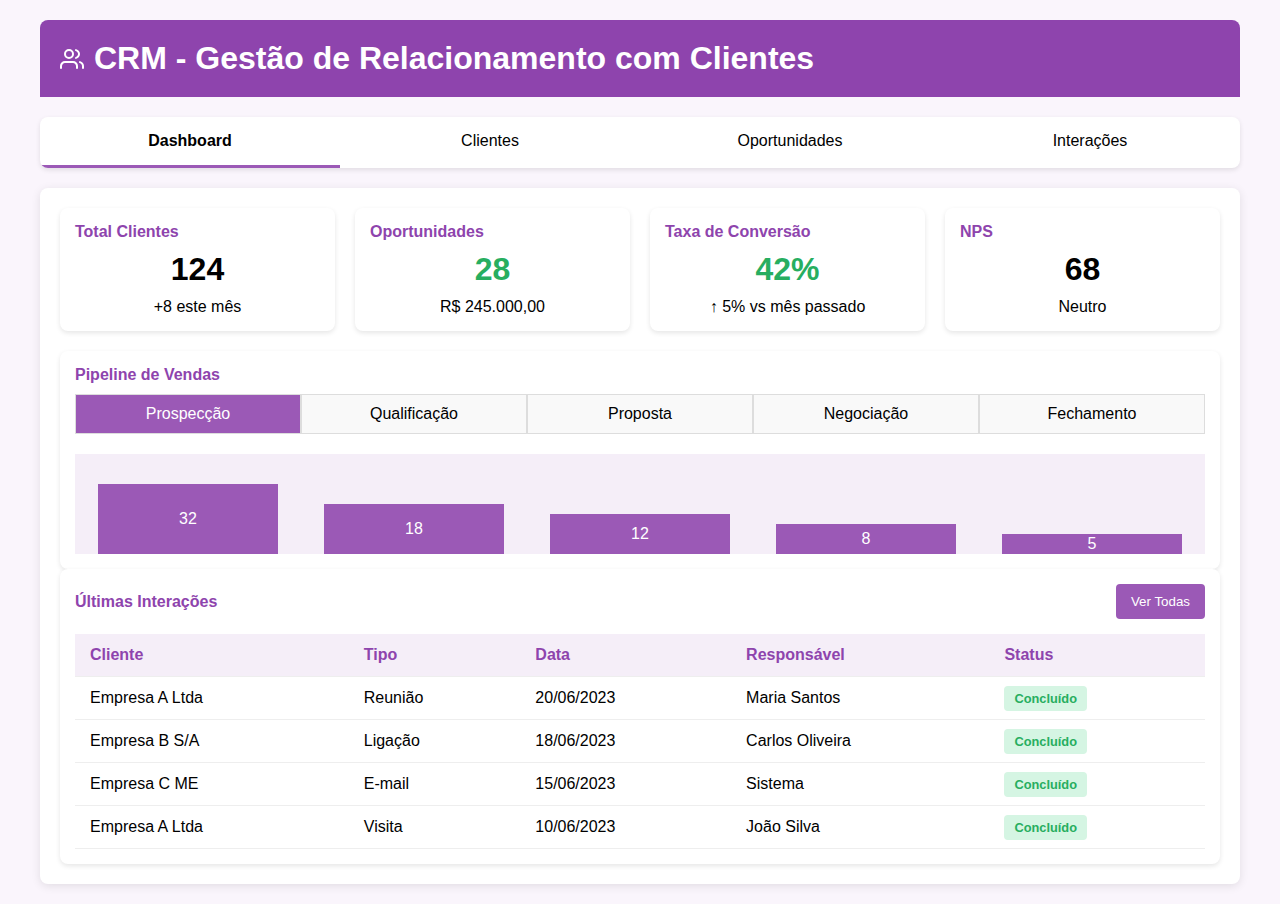
<file: tipos_sistemas/sistemas_emp/crm-clientes.html>
<!DOCTYPE html>
<html lang="pt-br">
<head>
    <meta charset="UTF-8">
    <meta name="viewport" content="width=device-width, initial-scale=1.0">
    <title>CRM - Gestão de Clientes</title>
    <style>
        :root {
            --primary: #9b59b6;
            --secondary: #8e44ad;
            --success: #27ae60;
            --danger: #e74c3c;
            --warning: #f39c12;
            --light: #f5eef8;
            --dark: #4a235a;
        }
        body {
            font-family: 'Segoe UI', Tahoma, Geneva, Verdana, sans-serif;
            margin: 0;
            padding: 0;
            background-color: #faf5fc;
        }
        .container {
            max-width: 1200px;
            margin: 0 auto;
            padding: 20px;
        }
        header {
            background-color: var(--secondary);
            color: white;
            padding: 20px;
            border-radius: 8px 8px 0 0;
            margin-bottom: 20px;
        }
        h1 {
            margin: 0;
            display: flex;
            align-items: center;
            gap: 10px;
        }
        .crm-nav {
            display: flex;
            background-color: white;
            border-radius: 8px;
            overflow: hidden;
            margin-bottom: 20px;
            box-shadow: 0 2px 5px rgba(0,0,0,0.1);
        }
        .crm-nav-item {
            padding: 15px 20px;
            cursor: pointer;
            flex: 1;
            text-align: center;
            transition: all 0.3s;
            border-bottom: 3px solid transparent;
        }
        .crm-nav-item:hover {
            background-color: var(--light);
        }
        .crm-nav-item.active {
            border-bottom: 3px solid var(--primary);
            font-weight: bold;
        }
        .crm-content {
            display: none;
            background-color: white;
            border-radius: 8px;
            padding: 20px;
            box-shadow: 0 2px 10px rgba(0,0,0,0.1);
        }
        .crm-content.active {
            display: block;
        }
        .dashboard {
            display: grid;
            grid-template-columns: repeat(4, 1fr);
            gap: 20px;
            margin-bottom: 20px;
        }
        .card {
            background-color: white;
            border-radius: 8px;
            padding: 15px;
            box-shadow: 0 2px 5px rgba(0,0,0,0.1);
        }
        .card-header {
            font-weight: bold;
            margin-bottom: 10px;
            color: var(--secondary);
            display: flex;
            justify-content: space-between;
            align-items: center;
        }
        .kpi {
            font-size: 2em;
            font-weight: bold;
            text-align: center;
            margin: 10px 0;
        }
        .kpi.positive {
            color: var(--success);
        }
        .kpi.negative {
            color: var(--danger);
        }
        table {
            width: 100%;
            border-collapse: collapse;
            margin-top: 15px;
        }
        th, td {
            padding: 12px 15px;
            text-align: left;
            border-bottom: 1px solid #eee;
        }
        th {
            background-color: var(--light);
            color: var(--secondary);
        }
        tr:hover {
            background-color: #f9f9f9;
        }
        .status {
            padding: 5px 10px;
            border-radius: 4px;
            font-size: 0.8em;
            font-weight: bold;
        }
        .status.success {
            background-color: #d5f5e3;
            color: var(--success);
        }
        .status.warning {
            background-color: #fdebd0;
            color: var(--warning);
        }
        .status.danger {
            background-color: #fadbd8;
            color: var(--danger);
        }
        .form-group {
            margin-bottom: 15px;
        }
        label {
            display: block;
            margin-bottom: 5px;
            font-weight: 500;
        }
        input, select, textarea {
            width: 100%;
            padding: 10px;
            border: 1px solid #ddd;
            border-radius: 4px;
            box-sizing: border-box;
        }
        button {
            background-color: var(--primary);
            color: white;
            border: none;
            padding: 10px 15px;
            border-radius: 4px;
            cursor: pointer;
            transition: background-color 0.3s;
        }
        button:hover {
            background-color: var(--secondary);
        }
        .customer-card {
            display: flex;
            gap: 20px;
            margin-bottom: 20px;
        }
        .customer-info {
            flex: 1;
        }
        .customer-actions {
            width: 200px;
        }
        .interaction {
            background-color: #f9f9f9;
            padding: 15px;
            border-radius: 8px;
            margin-bottom: 15px;
        }
        .interaction-header {
            display: flex;
            justify-content: space-between;
            margin-bottom: 10px;
            font-weight: bold;
        }
        .interaction-date {
            color: #777;
            font-size: 0.9em;
        }
        .tag {
            display: inline-block;
            padding: 3px 8px;
            border-radius: 4px;
            background-color: #eee;
            font-size: 0.8em;
            margin-right: 5px;
        }
        .pipeline {
            display: flex;
            margin-bottom: 20px;
        }
        .pipeline-stage {
            flex: 1;
            padding: 10px;
            text-align: center;
            border: 1px solid #ddd;
            background-color: #f9f9f9;
        }
        .pipeline-stage.active {
            background-color: var(--primary);
            color: white;
        }
    </style>
</head>
<body>
    <div class="container">
        <header>
            <h1>
                <svg width="24" height="24" viewBox="0 0 24 24" fill="none" xmlns="http://www.w3.org/2000/svg">
                    <path d="M17 21V19C17 17.9391 16.5786 16.9217 15.8284 16.1716C15.0783 15.4214 14.0609 15 13 15H5C3.93913 15 2.92172 15.4214 2.17157 16.1716C1.42143 16.9217 1 17.9391 1 19V21" stroke="currentColor" stroke-width="2" stroke-linecap="round" stroke-linejoin="round"/>
                    <path d="M9 11C11.2091 11 13 9.20914 13 7C13 4.79086 11.2091 3 9 3C6.79086 3 5 4.79086 5 7C5 9.20914 6.79086 11 9 11Z" stroke="currentColor" stroke-width="2" stroke-linecap="round" stroke-linejoin="round"/>
                    <path d="M23 21V19C22.9993 18.1137 22.7044 17.2528 22.1614 16.5523C21.6184 15.8519 20.8581 15.3516 20 15.13" stroke="currentColor" stroke-width="2" stroke-linecap="round" stroke-linejoin="round"/>
                    <path d="M16 3.13C16.8604 3.3503 17.623 3.8507 18.1676 4.55231C18.7122 5.25392 19.0078 6.11683 19.0078 7.005C19.0078 7.89317 18.7122 8.75608 18.1676 9.45769C17.623 10.1593 16.8604 10.6597 16 10.88" stroke="currentColor" stroke-width="2" stroke-linecap="round" stroke-linejoin="round"/>
                </svg>
                CRM - Gestão de Relacionamento com Clientes
            </h1>
        </header>
        
        <div class="crm-nav">
            <div class="crm-nav-item active" data-tab="dashboard">Dashboard</div>
            <div class="crm-nav-item" data-tab="clientes">Clientes</div>
            <div class="crm-nav-item" data-tab="oportunidades">Oportunidades</div>
            <div class="crm-nav-item" data-tab="interacoes">Interações</div>
        </div>
        
        <!-- Dashboard -->
        <div class="crm-content active" id="dashboard">
            <div class="dashboard">
                <div class="card">
                    <div class="card-header">
                        Total Clientes
                    </div>
                    <div class="kpi">124</div>
                    <div style="text-align: center;">+8 este mês</div>
                </div>
                
                <div class="card">
                    <div class="card-header">
                        Oportunidades
                    </div>
                    <div class="kpi positive">28</div>
                    <div style="text-align: center;">R$ 245.000,00</div>
                </div>
                
                <div class="card">
                    <div class="card-header">
                        Taxa de Conversão
                    </div>
                    <div class="kpi positive">42%</div>
                    <div style="text-align: center;">↑ 5% vs mês passado</div>
                </div>
                
                <div class="card">
                    <div class="card-header">
                        NPS
                    </div>
                    <div class="kpi warning">68</div>
                    <div style="text-align: center;">Neutro</div>
                </div>
            </div>
            
            <div class="card">
                <div class="card-header">
                    Pipeline de Vendas
                </div>
                <div class="pipeline">
                    <div class="pipeline-stage active">Prospecção</div>
                    <div class="pipeline-stage">Qualificação</div>
                    <div class="pipeline-stage">Proposta</div>
                    <div class="pipeline-stage">Negociação</div>
                    <div class="pipeline-stage">Fechamento</div>
                </div>
                <div style="display: flex; height: 100px; margin-top: 10px;">
                    <div style="flex: 1; background-color: #f5eef8; display: flex; align-items: flex-end; justify-content: center;">
                        <div style="width: 80%; background-color: var(--primary); height: 70%; display: flex; align-items: center; justify-content: center; color: white;">32</div>
                    </div>
                    <div style="flex: 1; background-color: #f5eef8; display: flex; align-items: flex-end; justify-content: center;">
                        <div style="width: 80%; background-color: var(--primary); height: 50%; display: flex; align-items: center; justify-content: center; color: white;">18</div>
                    </div>
                    <div style="flex: 1; background-color: #f5eef8; display: flex; align-items: flex-end; justify-content: center;">
                        <div style="width: 80%; background-color: var(--primary); height: 40%; display: flex; align-items: center; justify-content: center; color: white;">12</div>
                    </div>
                    <div style="flex: 1; background-color: #f5eef8; display: flex; align-items: flex-end; justify-content: center;">
                        <div style="width: 80%; background-color: var(--primary); height: 30%; display: flex; align-items: center; justify-content: center; color: white;">8</div>
                    </div>
                    <div style="flex: 1; background-color: #f5eef8; display: flex; align-items: flex-end; justify-content: center;">
                        <div style="width: 80%; background-color: var(--primary); height: 20%; display: flex; align-items: center; justify-content: center; color: white;">5</div>
                    </div>
                </div>
            </div>
            
            <div class="card">
                <div class="card-header">
                    Últimas Interações
                    <button>Ver Todas</button>
                </div>
                <table>
                    <thead>
                        <tr>
                            <th>Cliente</th>
                            <th>Tipo</th>
                            <th>Data</th>
                            <th>Responsável</th>
                            <th>Status</th>
                        </tr>
                    </thead>
                    <tbody id="recent-interactions">
                        <!-- Preenchido por JS -->
                    </tbody>
                </table>
            </div>
        </div>
        
        <!-- Módulo de Clientes -->
        <div class="crm-content" id="clientes">
            <div class="card">
                <div class="card-header">
                    Lista de Clientes
                    <button id="new-client">+ Novo Cliente</button>
                </div>
                
                <div id="client-list">
                    <table>
                        <thead>
                            <tr>
                                <th>Nome</th>
                                <th>Empresa</th>
                                <th>Segmento</th>
                                <th>Valor Potencial</th>
                                <th>Status</th>
                                <th>Ações</th>
                            </tr>
                        </thead>
                        <tbody id="client-table-body">
                            <!-- Preenchido por JS -->
                        </tbody>
                    </table>
                </div>
                
                <div id="client-form" style="display: none;">
                    <h3>Cadastro de Cliente</h3>
                    <div class="form-group">
                        <label for="client-name">Nome</label>
                        <input type="text" id="client-name">
                    </div>
                    
                    <div class="form-group">
                        <label for="client-company">Empresa</label>
                        <input type="text" id="client-company">
                    </div>
                    
                    <div class="form-group">
                        <label for="client-email">E-mail</label>
                        <input type="email" id="client-email">
                    </div>
                    
                    <div class="form-group">
                        <label for="client-phone">Telefone</label>
                        <input type="text" id="client-phone">
                    </div>
                    
                    <div class="form-group">
                        <label for="client-segment">Segmento</label>
                        <select id="client-segment">
                            <option value="">Selecione um segmento</option>
                            <option value="varejo">Varejo</option>
                            <option value="servicos">Serviços</option>
                            <option value="industria">Indústria</option>
                            <option value="tecnologia">Tecnologia</option>
                        </select>
                    </div>
                    
                    <div class="form-group">
                        <label for="client-potential">Valor Potencial (R$)</label>
                        <input type="text" id="client-potential">
                    </div>
                    
                    <button id="save-client">Salvar Cliente</button>
                    <button id="cancel-client" style="background-color: var(--danger);">Cancelar</button>
                </div>
            </div>
        </div>
        
        <!-- Módulo de Oportunidades -->
        <div class="crm-content" id="oportunidades">
            <div class="card">
                <div class="card-header">
                    Oportunidades de Venda
                    <button id="new-opportunity">+ Nova Oportunidade</button>
                </div>
                
                <div id="opportunity-list">
                    <table>
                        <thead>
                            <tr>
                                <th>Nome</th>
                                <th>Cliente</th>
                                <th>Valor</th>
                                <th>Estágio</th>
                                <th>Probabilidade</th>
                                <th>Previsão</th>
                                <th>Ações</th>
                            </tr>
                        </thead>
                        <tbody id="opportunity-table-body">
                            <!-- Preenchido por JS -->
                        </tbody>
                    </table>
                </div>
                
                <div id="opportunity-form" style="display: none;">
                    <h3>Nova Oportunidade</h3>
                    <div class="form-group">
                        <label for="opportunity-name">Nome da Oportunidade</label>
                        <input type="text" id="opportunity-name">
                    </div>
                    
                    <div class="form-group">
                        <label for="opportunity-client">Cliente</label>
                        <select id="opportunity-client">
                            <option value="">Selecione um cliente</option>
                            <option value="1">Empresa A Ltda</option>
                            <option value="2">Empresa B S/A</option>
                            <option value="3">Empresa C ME</option>
                        </select>
                    </div>
                    
                    <div class="form-group">
                        <label for="opportunity-value">Valor (R$)</label>
                        <input type="text" id="opportunity-value">
                    </div>
                    
                    <div class="form-group">
                        <label for="opportunity-stage">Estágio</label>
                        <select id="opportunity-stage">
                            <option value="prospeccao">Prospecção</option>
                            <option value="qualificacao">Qualificação</option>
                            <option value="proposta">Proposta</option>
                            <option value="negociacao">Negociação</option>
                            <option value="fechamento">Fechamento</option>
                        </select>
                    </div>
                    
                    <div class="form-group">
                        <label for="opportunity-probability">Probabilidade (%)</label>
                        <input type="number" id="opportunity-probability" min="0" max="100">
                    </div>
                    
                    <div class="form-group">
                        <label for="opportunity-date">Data Prevista</label>
                        <input type="date" id="opportunity-date">
                    </div>
                    
                    <button id="save-opportunity">Salvar Oportunidade</button>
                    <button id="cancel-opportunity" style="background-color: var(--danger);">Cancelar</button>
                </div>
            </div>
        </div>
        
        <!-- Módulo de Interações -->
        <div class="crm-content" id="interacoes">
            <div class="card">
                <div class="card-header">
                    Histórico de Interações
                    <button id="new-interaction">+ Nova Interação</button>
                </div>
                
                <div id="interaction-list">
                    <div class="customer-card">
                        <div class="customer-info">
                            <h3>Empresa A Ltda</h3>
                            <p><strong>Contato:</strong> João Silva (joao@empresa.com)</p>
                            <p><strong>Segmento:</strong> Tecnologia <span class="tag">VIP</span></p>
                            <p><strong>Última compra:</strong> R$ 12.450,00 em 15/06/2023</p>
                        </div>
                        <div class="customer-actions">
                            <button style="width: 100%; margin-bottom: 10px;">Editar Cliente</button>
                            <button style="width: 100%; margin-bottom: 10px;">Criar Oportunidade</button>
                            <button style="width: 100%; background-color: var(--danger);">Marcar como Inativo</button>
                        </div>
                    </div>
                    
                    <div class="interaction">
                        <div class="interaction-header">
                            <span>Reunião de Vendas</span>
                            <span class="interaction-date">20/06/2023 - 14:30</span>
                        </div>
                        <p><strong>Responsável:</strong> Maria Santos</p>
                        <p><strong>Resultado:</strong> Cliente interessado na solução Enterprise. Agendada demonstração técnica para próxima semana.</p>
                        <div style="margin-top: 10px;">
                            <span class="tag">Follow-up</span>
                            <span class="tag">Demonstração</span>
                        </div>
                    </div>
                    
                    <div class="interaction">
                        <div class="interaction-header">
                            <span>Ligação</span>
                            <span class="interaction-date">15/06/2023 - 10:15</span>
                        </div>
                        <p><strong>Responsável:</strong> Carlos Oliveira</p>
                        <p><strong>Resultado:</strong> Cliente confirmou recebimento do pedido e ficou satisfeito com o prazo de entrega.</p>
                        <div style="margin-top: 10px;">
                            <span class="tag">Pós-venda</span>
                        </div>
                    </div>
                    
                    <div class="interaction">
                        <div class="interaction-header">
                            <span>E-mail</span>
                            <span class="interaction-date">10/06/2023 - 09:00</span>
                        </div>
                        <p><strong>Responsável:</strong> Sistema Automático</p>
                        <p><strong>Resultado:</strong> Enviado cupom de desconto de 10% para próxima compra.</p>
                    </div>
                </div>
                
                <div id="interaction-form" style="display: none;">
                    <h3>Registrar Interação</h3>
                    <div class="form-group">
                        <label for="interaction-client">Cliente</label>
                        <select id="interaction-client">
                            <option value="">Selecione um cliente</option>
                            <option value="1">Empresa A Ltda</option>
                            <option value="2">Empresa B S/A</option>
                            <option value="3">Empresa C ME</option>
                        </select>
                    </div>
                    
                    <div class="form-group">
                        <label for="interaction-type">Tipo de Interação</label>
                        <select id="interaction-type">
                            <option value="reuniao">Reunião</option>
                            <option value="ligacao">Ligação</option>
                            <option value="email">E-mail</option>
                            <option value="visita">Visita</option>
                            <option value="evento">Evento</option>
                        </select>
                    </div>
                    
                    <div class="form-group">
                        <label for="interaction-date">Data e Hora</label>
                        <input type="datetime-local" id="interaction-date">
                    </div>
                    
                    <div class="form-group">
                        <label for="interaction-responsible">Responsável</label>
                        <input type="text" id="interaction-responsible" value="Maria Santos" readonly>
                    </div>
                    
                    <div class="form-group">
                        <label for="interaction-description">Descrição</label>
                        <textarea id="interaction-description" rows="4"></textarea>
                    </div>
                    
                    <div class="form-group">
                        <label for="interaction-tags">Tags</label>
                        <input type="text" id="interaction-tags" placeholder="Separe as tags por vírgula">
                    </div>
                    
                    <button id="save-interaction">Salvar Interação</button>
                    <button id="cancel-interaction" style="background-color: var(--danger);">Cancelar</button>
                </div>
            </div>
        </div>
    </div>

    <script>
        // Dados simulados
        const clients = [
            { name: 'João Silva', company: 'Empresa A Ltda', segment: 'Tecnologia', potential: 50000, status: 'Ativo' },
            { name: 'Maria Santos', company: 'Empresa B S/A', segment: 'Varejo', potential: 30000, status: 'Ativo' },
            { name: 'Carlos Oliveira', company: 'Empresa C ME', segment: 'Serviços', potential: 15000, status: 'Ativo' },
            { name: 'Ana Pereira', company: 'Empresa D EPP', segment: 'Indústria', potential: 75000, status: 'Inativo' },
            { name: 'Pedro Costa', company: 'Empresa E Ltda', segment: 'Tecnologia', potential: 45000, status: 'Ativo' }
        ];
        
        const opportunities = [
            { name: 'Sistema ERP', client: 'Empresa A Ltda', value: 45000, stage: 'Negociação', probability: 70, date: '15/07/2023' },
            { name: 'Site Institucional', client: 'Empresa B S/A', value: 12000, stage: 'Proposta', probability: 50, date: '30/06/2023' },
            { name: 'Consultoria TI', client: 'Empresa C ME', value: 25000, stage: 'Qualificação', probability: 30, date: '20/07/2023' },
            { name: 'Treinamento', client: 'Empresa D EPP', value: 8000, stage: 'Fechamento', probability: 90, date: '05/07/2023' }
        ];
        
        const interactions = [
            { client: 'Empresa A Ltda', type: 'Reunião', date: '20/06/2023', responsible: 'Maria Santos', status: 'Concluído' },
            { client: 'Empresa B S/A', type: 'Ligação', date: '18/06/2023', responsible: 'Carlos Oliveira', status: 'Concluído' },
            { client: 'Empresa C ME', type: 'E-mail', date: '15/06/2023', responsible: 'Sistema', status: 'Concluído' },
            { client: 'Empresa A Ltda', type: 'Visita', date: '10/06/2023', responsible: 'João Silva', status: 'Concluído' }
        ];
        
        // Preencher dados iniciais
        function fillInitialData() {
            // Dashboard - Interações recentes
            const interactionsBody = document.getElementById('recent-interactions');
            interactions.forEach(interaction => {
                const row = document.createElement('tr');
                row.innerHTML = `
                    <td>${interaction.client}</td>
                    <td>${interaction.type}</td>
                    <td>${interaction.date}</td>
                    <td>${interaction.responsible}</td>
                    <td><span class="status success">${interaction.status}</span></td>
                `;
                interactionsBody.appendChild(row);
            });
            
            // Clientes
            const clientsBody = document.getElementById('client-table-body');
            clients.forEach(client => {
                const row = document.createElement('tr');
                row.innerHTML = `
                    <td>${client.name}</td>
                    <td>${client.company}</td>
                    <td>${client.segment}</td>
                    <td>R$ ${client.potential.toLocaleString('pt-BR')}</td>
                    <td><span class="status ${client.status === 'Ativo' ? 'success' : 'danger'}">${client.status}</span></td>
                    <td>
                        <button style="padding: 5px 10px; font-size: 0.8em;">Editar</button>
                    </td>
                `;
                clientsBody.appendChild(row);
            });
            
            // Oportunidades
            const opportunitiesBody = document.getElementById('opportunity-table-body');
            opportunities.forEach(opp => {
                const row = document.createElement('tr');
                row.innerHTML = `
                    <td>${opp.name}</td>
                    <td>${opp.client}</td>
                    <td>R$ ${opp.value.toLocaleString('pt-BR')}</td>
                    <td>${opp.stage}</td>
                    <td>${opp.probability}%</td>
                    <td>${opp.date}</td>
                    <td>
                        <button style="padding: 5px 10px; font-size: 0.8em;">Editar</button>
                    </td>
                `;
                opportunitiesBody.appendChild(row);
            });
        }
        
        // Navegação entre abas
        document.querySelectorAll('.crm-nav-item').forEach(item => {
            item.addEventListener('click', function() {
                // Remover classe active de todos
                document.querySelectorAll('.crm-nav-item').forEach(navItem => {
                    navItem.classList.remove('active');
                });
                
                // Adicionar classe active ao item clicado
                this.classList.add('active');
                
                // Esconder todos os conteúdos
                document.querySelectorAll('.crm-content').forEach(content => {
                    content.classList.remove('active');
                });
                
                // Mostrar conteúdo correspondente
                const tabId = this.getAttribute('data-tab');
                document.getElementById(tabId).classList.add('active');
            });
        });
        
        // Formulário de clientes
        document.getElementById('new-client').addEventListener('click', function() {
            document.getElementById('client-list').style.display = 'none';
            document.getElementById('client-form').style.display = 'block';
        });
        
        document.getElementById('cancel-client').addEventListener('click', function() {
            document.getElementById('client-list').style.display = 'block';
            document.getElementById('client-form').style.display = 'none';
        });
        
        // Formulário de oportunidades
        document.getElementById('new-opportunity').addEventListener('click', function() {
            document.getElementById('opportunity-list').style.display = 'none';
            document.getElementById('opportunity-form').style.display = 'block';
        });
        
        document.getElementById('cancel-opportunity').addEventListener('click', function() {
            document.getElementById('opportunity-list').style.display = 'block';
            document.getElementById('opportunity-form').style.display = 'none';
        });
        
        // Formulário de interações
        document.getElementById('new-interaction').addEventListener('click', function() {
            document.getElementById('interaction-list').style.display = 'none';
            document.getElementById('interaction-form').style.display = 'block';
        });
        
        document.getElementById('cancel-interaction').addEventListener('click', function() {
            document.getElementById('interaction-list').style.display = 'block';
            document.getElementById('interaction-form').style.display = 'none';
        });
        
        // Carregar dados iniciais
        window.onload = fillInitialData;
    </script>
</body>
</html>
</file>
